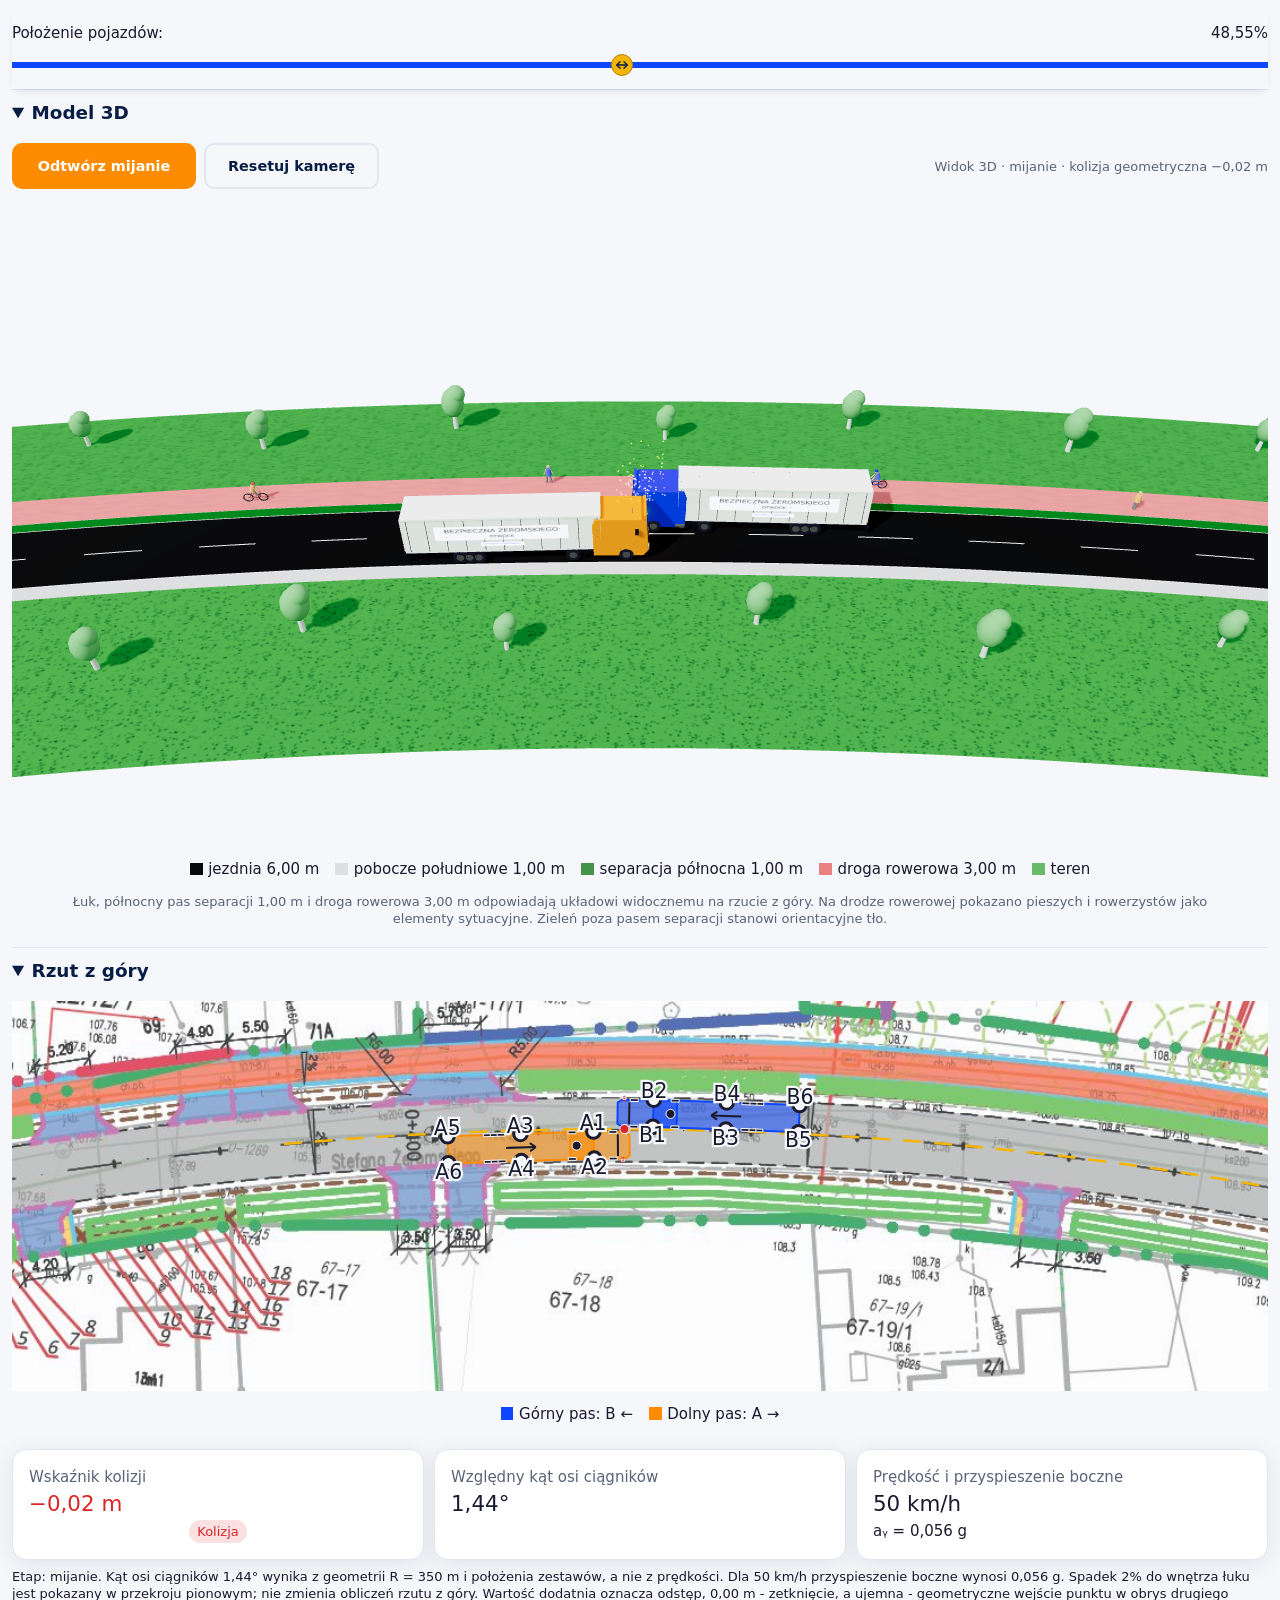
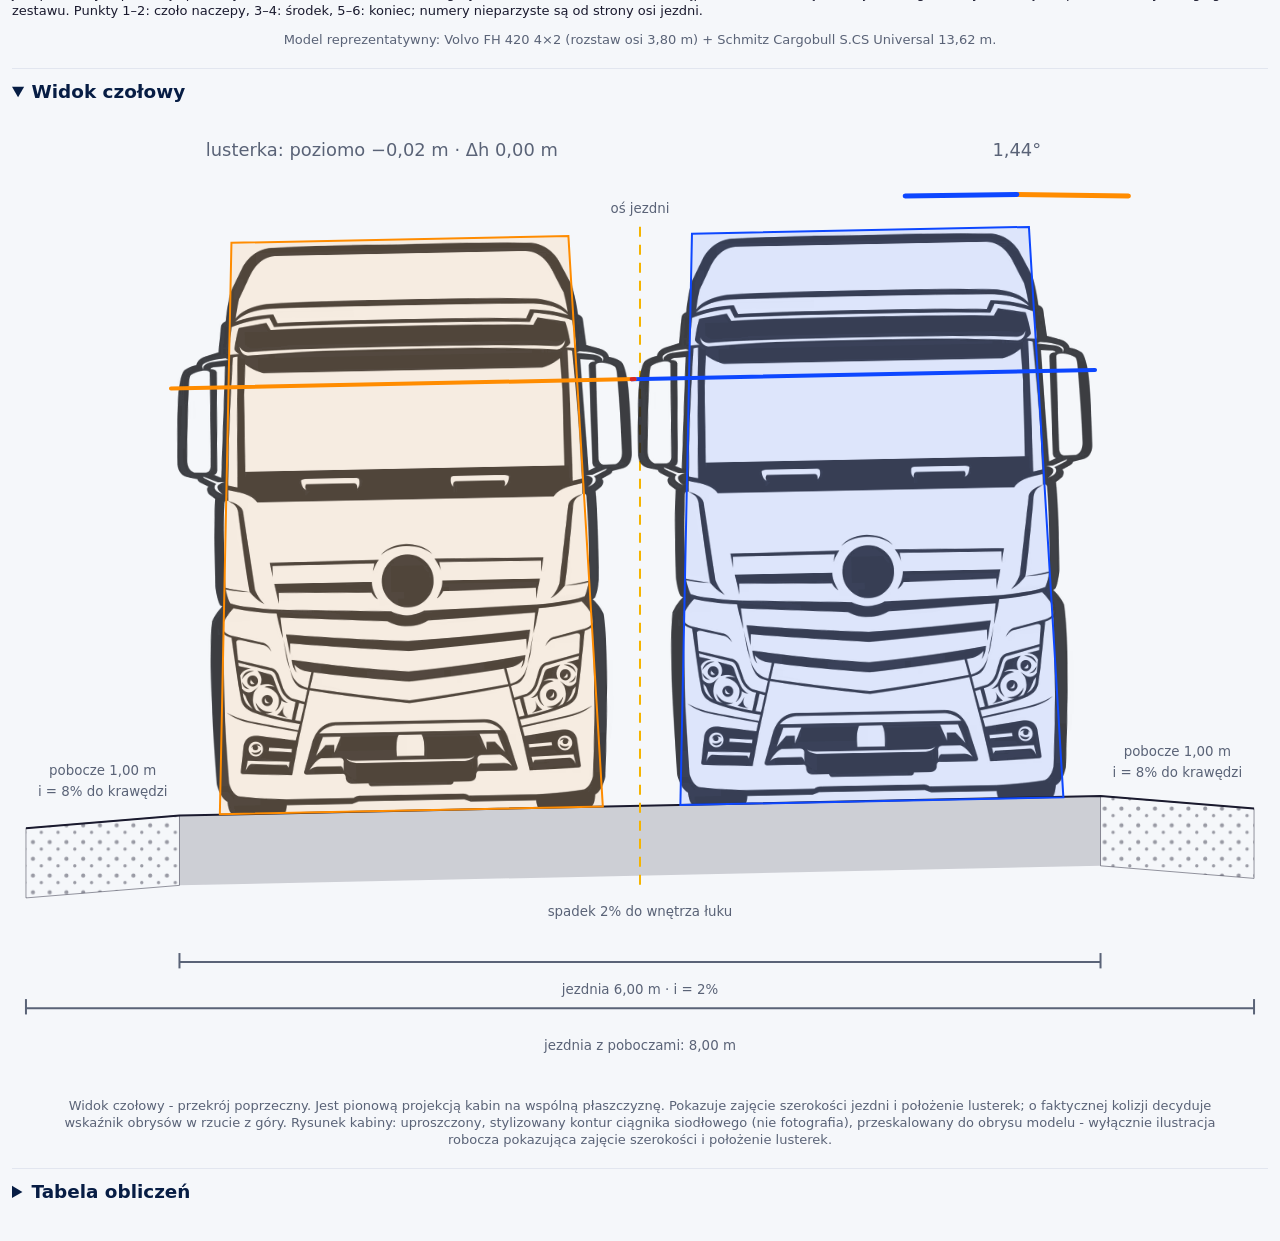
<file: analyses/truck-passing-simulation/index.html>
<!doctype html>
<html lang="pl" data-visualize-standalone>
<head>
<meta charset="utf-8">
<meta name="viewport" content="width=device-width, initial-scale=1">
<meta name="referrer" content="no-referrer">
<meta name="description" content="Interaktywna symulacja 3D pokazująca, jak dwie ciężarówki mijają się na projektowanej 6-metrowej jezdni ul. Żeromskiego w Otwocku.">
<link rel="canonical" href="https://bezpieczna-zeromskiego.pl/analyses/truck-passing-simulation/index.html">
<title>Symulacja mijania ciężarówek - Bezpieczna Żeromskiego</title>
<link rel="icon" href="../../img/logo.png" type="image/png" />
<link rel="apple-touch-icon" href="../../img/logo.png" />
<link rel="stylesheet" href="css/framework.css">
<link rel="stylesheet" href="css/style.css?v=202608161332">
</head>
<body>
<section id="zeromskiego-dynamic-pass">
  <div class="viz-controls slider-controls sticky-controls">
    <label class="form-label" for="pass-position">Położenie pojazdów: <strong id="position-value">48,55%</strong></label>
    <input id="pass-position" class="form-range pass-slider" type="range" min="0" max="100" step="0.05" value="48.55" aria-describedby="pass-status">
  </div>

  <details class="viz-section" open>
    <summary class="viz-section-summary">Model 3D</summary>
    <div class="viz-controls three-controls" aria-label="Sterowanie widokiem 3D">
      <button id="three-play" class="btn btn-primary" type="button" aria-pressed="false">Odtwórz mijanie</button>
      <button id="three-reset" class="btn" type="button">Resetuj kamerę</button>
      <span id="three-phase" class="text-small text-muted three-phase">Ładowanie realistycznego widoku 3D…</span>
    </div>
    <canvas id="real-three-canvas" width="1200" height="620" role="img" aria-label="Realistyczny, interaktywny model 3D mijania dwóch ciągników Volvo FH z naczepami Schmitz na łuku jezdni, z południowym poboczem 1,00 m, północną separacją 1,00 m, drogą rowerową 3,00 m, pieszymi i rowerzystami">Przeglądarka nie obsługuje widoku 3D.</canvas>
    <div class="viz-row road-legend" aria-label="Elementy drogi w widoku 3D">
      <span><span class="legend-swatch road-swatch" aria-hidden="true"></span>jezdnia 6,00 m</span>
      <span><span class="legend-swatch shoulder-swatch" aria-hidden="true"></span>pobocze południowe 1,00 m</span>
      <span><span class="legend-swatch separation-swatch" aria-hidden="true"></span>separacja północna 1,00 m</span>
      <span><span class="legend-swatch cycle-swatch" aria-hidden="true"></span>droga rowerowa 3,00 m</span>
      <span><span class="legend-swatch terrain-swatch" aria-hidden="true"></span>teren</span>
    </div>
    <p class="text-small text-muted three-help">Łuk, północny pas separacji 1,00 m i droga rowerowa 3,00 m odpowiadają układowi widocznemu na rzucie z góry. Na drodze rowerowej pokazano pieszych i rowerzystów jako elementy sytuacyjne. Zieleń poza pasem separacji stanowi orientacyjne tło.</p>
  </details>

  <details class="viz-section" open>
    <summary class="viz-section-summary">Rzut z góry</summary>

    <svg id="pass-svg" viewBox="360 155 1110 345" role="img" aria-labelledby="pass-svg-title pass-svg-desc">
      <title id="pass-svg-title">Dynamiczne mijanie dwóch ciągników siodłowych z naczepami na łuku ulicy Żeromskiego</title>
      <desc id="pass-svg-desc">Ruch prawostronny. Pojazd na górnym pasie jedzie w lewo, a pojazd na dolnym pasie jedzie w prawo. Suwak przesuwa oba zestawy aż całkowicie się miną.</desc>
      <image id="plan-image" x="0" y="0" width="1477" height="786" preserveAspectRatio="none"></image>
      <path id="project-axis" class="project-axis"></path>
      <g id="upper-vehicle" aria-label="Zestaw na górnym pasie, kierunek w lewo"></g>
      <g id="lower-vehicle" aria-label="Zestaw na dolnym pasie, kierunek w prawo"></g>
      <g id="nearest-mark" aria-hidden="true">
        <line id="nearest-line" class="nearest-line"></line>
        <circle id="nearest-a" class="nearest-dot" r="4"></circle>
        <circle id="nearest-b" class="nearest-dot" r="4"></circle>
      </g>
    </svg>

    <div class="viz-row direction-row" aria-label="Kierunki ruchu">
      <span><span class="legend-swatch upper-swatch" aria-hidden="true"></span>Górny pas: B ←</span>
      <span><span class="legend-swatch lower-swatch" aria-hidden="true"></span>Dolny pas: A →</span>
    </div>

    <div class="viz-grid" aria-live="polite">
      <div class="card viz-stat">
        <span class="text-muted">Wskaźnik kolizji</span>
        <span class="viz-stat-value" id="current-gap">0,00 m</span>
        <span class="viz-badge" id="collision-state">Styk</span>
      </div>
      <div class="card viz-stat">
        <span class="text-muted">Względny kąt osi ciągników</span>
        <span class="viz-stat-value" id="relative-angle">0,00°</span>
      </div>
      <div class="card viz-stat">
        <span class="text-muted">Prędkość i przyspieszenie boczne</span>
        <span class="viz-stat-value">50 km/h</span>
        <span id="lateral-acceleration">aᵧ = 0,056 g</span>
      </div>
    </div>

    <p id="pass-status" class="text-small"></p>
    <p class="text-small text-muted">Model reprezentatywny: Volvo FH 420 4×2 (rozstaw osi 3,80 m) + Schmitz Cargobull S.CS Universal 13,62 m.</p>
  </details>

  <details class="viz-section" open>
    <summary class="viz-section-summary">Widok czołowy</summary>

    <svg id="cross-svg" viewBox="0 -20 900 690" role="img" aria-labelledby="cross-title cross-desc">
      <title id="cross-title">Przekrój poprzeczny przez kabiny w aktualnym położeniu</title>
      <desc id="cross-desc">Pionowa projekcja poprzeczna jezdni szerokości sześciu metrów i dwóch poboczy po jednym metrze. Jezdnia ma spadek dwa procent do wnętrza łuku, a pobocza osiem procent na zewnątrz. Na obrysy geometryczne nałożono stylizowany rysunek konturowy kabiny ciężarówki. Rzut z góry pokazuje kąt między osiami ciągników.</desc>
      <defs>
        <pattern id="shoulder-pattern" width="12" height="12" patternUnits="userSpaceOnUse">
          <circle cx="3" cy="4" r="1.5" class="shoulder-grain"></circle>
          <circle cx="9" cy="9" r="1.2" class="shoulder-grain"></circle>
        </pattern>
      </defs>
      <polygon points="120,477 780,463 780,513 120,527" class="road-section"></polygon>
      <polygon points="10,486 120,477 120,527 10,536" class="shoulder-section"></polygon>
      <polygon points="780,463 890,472 890,522 780,513" class="shoulder-section"></polygon>
      <polyline points="10,486 120,477 780,463 890,472" class="cross-road"></polyline>
      <line x1="450" y1="55" x2="450" y2="532" class="cross-axis"></line>
      <line x1="120" y1="582" x2="780" y2="582" class="cross-dimension"></line>
      <line x1="120" y1="575.5" x2="120" y2="586.5" class="cross-dimension"></line>
      <line x1="780" y1="575.5" x2="780" y2="586.5" class="cross-dimension"></line>
      <line x1="10" y1="615" x2="890" y2="615" class="cross-dimension"></line>
      <line x1="10" y1="608.5" x2="10" y2="619.5" class="cross-dimension"></line>
      <line x1="890" y1="608.5" x2="890" y2="619.5" class="cross-dimension"></line>
      <text x="450" y="605" class="cross-label cross-dimension-label">jezdnia 6,00 m · i = 2%</text>
      <text x="65" y="448" class="cross-label-small"><tspan x="65">pobocze 1,00 m</tspan><tspan x="65" dy="15">i = 8% do krawędzi</tspan></text>
      <text x="835" y="434" class="cross-label-small"><tspan x="835">pobocze 1,00 m</tspan><tspan x="835" dy="15">i = 8% do krawędzi</tspan></text>
      <text x="450" y="645" class="cross-label cross-dimension-label">jezdnia z poboczami: 8,00 m</text>
      <text id="axis-label" x="450" y="45" class="cross-label">oś jezdni</text>
      <text id="crossfall-label" x="450" y="549" class="cross-label">spadek 2% do wnętrza łuku</text>
      <g id="cross-upper" aria-label="Przekrój pojazdu B"></g>
      <g id="cross-lower" aria-label="Przekrój pojazdu A"></g>
      <g id="cross-gap" aria-hidden="true"></g>
      <text id="cross-gap-label" x="265" y="4" class="cross-label">projekcja poprzeczna lusterek 0,00 m</text>
      <g id="angle-inset" aria-hidden="true">
        <line id="angle-line-a" x1="720" y1="32" x2="800" y2="32" class="angle-a"></line>
        <line id="angle-line-b" x1="720" y1="32" x2="640" y2="32" class="angle-b"></line>
        <text id="angle-label" x="720" y="4" class="cross-label">0,00°</text>
      </g>
    </svg>
    <p class="text-small text-muted">Widok czołowy - przekrój poprzeczny. Jest pionową projekcją kabin na wspólną płaszczyznę. Pokazuje zajęcie szerokości jezdni i położenie lusterek; o faktycznej kolizji decyduje wskaźnik obrysów w rzucie z góry. Rysunek kabiny: uproszczony, stylizowany kontur ciągnika siodłowego (nie fotografia), przeskalowany do obrysu modelu - wyłącznie ilustracja robocza pokazująca zajęcie szerokości i położenie lusterek.</p>
  </details>

  <details class="viz-details">
    <summary class="viz-section-summary">Tabela obliczeń</summary>
    <div class="table-responsive">
      <table class="table table-sm">
        <thead>
          <tr>
            <th>Pojazd / punkt obrysu</th>
            <th class="text-end">Do osi</th>
            <th class="text-end">Do krawędzi</th>
            <th class="text-end">Odległość punktu do najbliższego obrysu drugiego zestawu</th>
          </tr>
        </thead>
        <tbody id="clearance-body"></tbody>
      </table>
    </div>

    <p class="text-small text-muted">Wymiary modelu: Volvo FH 4×2 - kabina 2,495 m, rozstaw osi 3,80 m, przód–oś przednia 1,555 m, oś przednia–sworzeń naczepy 3,425 m; Schmitz S.CS - szerokość 2,55 m, długość całkowita 13,72 m, sworzeń–środek zespołu osi 7,70 m. Rozstaw zewnętrzny lusterek 3,02 m oszacowano przez kalibrację widoku czołowego do publikowanej szerokości kabiny 2,495 m; niepewność tego parametru wynosi około ±0,05 m. Fotografia jest wyłącznie nakładką wizualną - obliczenia wykonuje model geometryczny. Przednie osie prowadzone środkiem pasów. R = 350,00 m. Jezdnia ma 6,00 m szerokości i spadek 2% do wnętrza łuku, czyli 0,12 m różnicy wysokości między krawędziami. Pobocza po 1,00 m pokazano ze spadkiem 8% na zewnątrz. Spadki nie zmieniają kinematyki w rzucie z góry. Model nie uwzględnia pracy zawieszenia ani dynamicznego przechyłu; dokładność położenia względem podkładu rastrowego około ±0,05–0,10 m.</p>
  </details>

  <p class="sr-only" id="truck-summary"></p>
</section>

<script src="js/app.js"></script>
<script id="zeromskiego-three-bundle" src="js/three-bundle.js"></script>
</body>
</html>
</file>
<file: analyses/truck-passing-simulation/css/framework.css>
:root {
  color-scheme: light;
  background-color: transparent !important;

  /* Bezpieczna Żeromskiego brand tokens - kept in sync with the main site's
     css/style.css so this analysis matches the website UI and can be
     dropped into it later with minimal changes. */
  --background: var(--main-surface-primary, #f5f7fa);
  --foreground: #1a1a2e;
  --card: #ffffff;
  --card-foreground: var(--foreground);
  --popover: #ffffff;
  --popover-foreground: var(--foreground);
  --primary: #0d47ff;
  --primary-foreground: #ffffff;
  --secondary: #ffffff;
  --secondary-foreground: var(--foreground);
  --muted: rgba(26, 26, 46, 0.06);
  --muted-foreground: #5a6377;
  --accent: rgba(13, 71, 255, 0.1);
  --accent-foreground: var(--primary);
  --destructive: #d82626;
  --border: #e2e6ef;
  --input: #e2e6ef;
  --ring: #0d47ff;
  --font-size-base: 15px;
  --red: #d82626;
  --green: #4caf50;
  --navy: #071d44;
  --gold: #f5b400;
  --orange: #ff8c00;

  /* Internal implementation variables; not part of the agent contract. */
  --font-sans: 'Segoe UI', system-ui, -apple-system, sans-serif;
  --font-mono:
    ui-monospace, SFMono-Regular, "SF Mono", Menlo, Consolas, "Liberation Mono",
    monospace;
  --font-size-normal: max(11px, var(--font-size-base));
  --font-size-small: max(11px, calc(var(--font-size-base) - 2px));
  --font-size-h1: calc(var(--font-size-normal) * 1.7142857143);
  --font-size-h2: calc(var(--font-size-normal) * 1.4285714286);
  --font-size-h3: calc(var(--font-size-normal) * 1.2857142857);
  --font-weight-normal: 430;
  --font-weight-medium: 500;
  --line-height-normal: calc(var(--font-size-normal) * 1.5);
  --line-height-small: calc(var(--font-size-small) + 4px);
  --radius: 14px;
  --radius-sm: calc(var(--radius) * 0.6);
  --radius-md: calc(var(--radius) * 0.8);
  --radius-lg: var(--radius);
  --radius-2xl: calc(var(--radius) * 1.6);
  --radius-full: 9999px;
  --shadow-sm: 0 1px 2px -1px rgb(0 0 0 / 8%);
  --checkmark-image: url("data:image/svg+xml,%3Csvg xmlns='http://www.w3.org/2000/svg' viewBox='0 0 17 17'%3E%3Cpath d='M12.8961 3.64101C13.1297 3.41418 13.4984 3.37523 13.7779 3.56581C14.0571 3.75635 14.1554 4.11331 14.0299 4.41347L13.9615 4.53847L7.71151 13.7045C7.59411 13.8767 7.4063 13.9877 7.19881 14.0072C6.99136 14.0267 6.78564 13.9533 6.63826 13.806L2.88826 10.056L2.79842 9.9457C2.6192 9.67407 2.64927 9.30496 2.88826 9.06581C3.12738 8.82669 3.49647 8.79676 3.76815 8.97597L3.8785 9.06581L7.03084 12.2182L12.8053 3.74941L12.8961 3.64101Z'/%3E%3C/svg%3E");

  /* Legacy aliases; not part of the current agent contract. */
  --viz-bg: transparent;
  --viz-panel: var(--card);
  --viz-border: var(--border);
  --viz-text: var(--foreground);
  --viz-muted: var(--muted-foreground);
  --viz-accent: var(--primary);
  --viz-accent-text: var(--primary-foreground);
  --viz-accent-bg: var(--accent);
  --viz-font-size: var(--font-size-base);
  --viz-warning: var(--destructive);
  --color-background-primary: var(--background);
  --color-text-primary: var(--foreground);
  --color-border-secondary: var(--border);
}

:root[data-visualize-standalone] {
  background-color: var(--background) !important;
}

/* Generic mobile code-block hosts provide light/dark mode but no series palette.
   AppBlock hosts set all six variables themselves. Mapped onto the site's
   brand accents (blue/orange/gold/green/red/navy) so vehicle A/B colors line
   up with the site's own CTA and swatch colors. */
:root:not([data-app-block-surface]) {
  --viz-series-1: #0d47ff;
  --viz-series-2: #ff8c00;
  --viz-series-3: #4caf50;
  --viz-series-4: #f5b400;
  --viz-series-5: #d82626;
  --viz-series-6: #071d44;
}

:root[data-theme="light"] {
  color-scheme: light;
}

:root[data-theme="dark"] {
  color-scheme: dark;
}

* {
  box-sizing: border-box;
}

html > body {
  margin: 0;
  padding: 5px;
  color: var(--foreground);
  background: transparent !important;
  font-family: var(--font-sans);
  font-size: var(--font-size-normal);
  font-weight: var(--font-weight-normal);
  line-height: var(--line-height-normal);
}

:root:not([data-app-block-surface]) > body {
  padding: 12px;
}

a {
  color: color-mix(in srgb, var(--viz-accent) 80%, var(--viz-text) 20%);
  cursor: pointer;
  font-weight: var(--font-weight-medium);
  text-decoration: none;
  text-underline-offset: 2px;
}

a:is(:hover, :focus-visible) {
  text-decoration-line: underline;
  text-decoration-style: dashed;
  text-decoration-thickness: 0.5px;
}

h1,
h2,
h3,
h4,
h5,
h6,
p {
  margin-block: 0;
}

h1 {
  font-size: var(--font-size-h1);
  font-weight: var(--font-weight-medium);
  line-height: 1.25;
}

h2 {
  font-size: var(--font-size-h2);
  font-weight: var(--font-weight-medium);
  line-height: 1.25;
}

h3,
h4,
h5,
h6 {
  font-size: var(--font-size-h3);
  font-weight: var(--font-weight-medium);
  line-height: 1.3;
}

b,
strong,
th {
  font-weight: var(--font-weight-medium);
}

code:not(pre code) {
  display: inline;
  padding: 1px 6px;
  border-radius: var(--radius-sm);
  background: var(--muted);
  font-family: var(--font-mono);
  font-size: 0.92em;
  overflow-wrap: anywhere;
  -webkit-box-decoration-break: clone;
  box-decoration-break: clone;
  word-break: break-word;
}

.table-responsive {
  width: 100%;
  overflow-x: auto;
  scrollbar-width: thin;
}

.table {
  width: 100%;
  border-collapse: collapse;
  color: var(--foreground);
  font: inherit;
  text-align: start;
}

.table :is(th, td) {
  padding-block: 10px;
  padding-inline: 0 24px;
  overflow-wrap: anywhere;
  border-bottom: 1px solid var(--border);
  text-align: start;
  vertical-align: top;
}

.table-responsive > .table :is(th, td) {
  overflow-wrap: break-word;
}

.table :is(th, td):last-child {
  padding-inline-end: 0;
}

.table :is(caption, thead th) {
  font-weight: 600;
}

.table thead th {
  padding-block: 8px;
  border-bottom-color: color-mix(in srgb, var(--foreground) 16%, transparent);
}

.table tbody tr:last-child :is(th, td) {
  border-bottom: 0;
}

.table.table-sm :is(th, td) {
  padding-block: 6px;
}

.table.table-sm :is(th, td):not(:last-child) {
  padding-inline-end: 16px;
}

.table :is(.text-end, [align="right"]) {
  text-align: end;
  font-variant-numeric: tabular-nums;
}

.table :is(.text-center, [align="center"]) {
  text-align: center;
}

.table .text-nowrap {
  white-space: nowrap;
}

#widget {
  display: flex;
  flex-direction: column;
  gap: 12px;
  width: 100%;
  padding: 0;
  background: transparent !important;
}

.card {
  min-width: 0;
  padding: 16px;
  overflow: hidden;
  overflow-wrap: break-word;
  border: 1px solid var(--border);
  border-radius: var(--radius-lg);
  color: var(--card-foreground);
  background: var(--card);
  box-shadow: 0 4px 24px rgba(7, 29, 68, 0.09);
}

#widget > :not(.card) {
  width: 100% !important;
  max-width: none !important;
  margin: 0 !important;
  padding: 0 !important;
  border: 0 !important;
  border-radius: 0 !important;
  background: transparent !important;
  box-shadow: none !important;
}

.viz-grid {
  display: grid;
  grid-template-columns: repeat(auto-fit, minmax(max(180px, 24%), 1fr));
  gap: 10px;
}

.viz-stat {
  display: flex;
  flex-direction: column;
  gap: 2px;
}

.viz-stat-value {
  font-size: var(--font-size-h2);
  font-weight: var(--font-weight-medium);
  line-height: 1.25;
}

.viz-row {
  display: flex;
  flex-wrap: wrap;
  align-items: center;
  gap: 10px;
}

.viz-badge {
  padding: 3px 8px;
  border-radius: var(--radius-full);
  color: var(--accent-foreground);
  background: var(--accent);
  font-weight: var(--font-weight-medium);
}

small,
.text-small,
.viz-badge {
  font-size: var(--font-size-small);
  line-height: var(--line-height-small);
}

.text-muted {
  color: var(--muted-foreground);
}

.sr-only {
  position: absolute;
  width: 1px;
  height: 1px;
  padding: 0;
  overflow: hidden;
  clip: rect(0, 0, 0, 0);
  white-space: nowrap;
  border: 0;
}

.viz-controls {
  display: flex;
  flex-wrap: wrap;
  align-items: center;
  gap: 8px;
}

.viz-controls > .form-label {
  display: grid;
  min-width: min(100%, 260px);
  flex: 1 1 280px;
  grid-template-columns: minmax(0, 1fr) auto;
  align-items: baseline;
  gap: 2px 12px;
  margin-bottom: 0;
}

.viz-controls > .form-label > :is(.form-control, .form-range, .form-select) {
  grid-column: 1 / -1;
}

.btn,
.form-check-input,
.form-control,
.form-range,
.form-select {
  font: inherit;
}

.btn {
  appearance: button;
  display: inline-flex;
  inline-size: fit-content;
  max-inline-size: 100%;
  min-height: 28px;
  align-items: center;
  justify-content: center;
  gap: 4px;
  margin: 0;
  padding: 0 8px;
  -webkit-app-region: no-drag;
  border: 1px solid var(--input);
  border-radius: var(--radius-lg);
  color: var(--secondary-foreground);
  background: var(--secondary);
  cursor: var(--cursor-interaction, pointer);
  text-align: center;
  text-decoration: none;
  white-space: nowrap;
  user-select: none;
  -webkit-font-smoothing: antialiased;
}

.btn:is(.btn-block, .viz-tile) {
  inline-size: 100%;
}

.btn.viz-tile {
  min-width: 0;
  overflow-wrap: anywhere;
  white-space: normal;
}

a.btn {
  cursor: pointer;
  text-decoration: none;
}

.btn:not(:disabled):hover {
  background: color-mix(in srgb, var(--foreground) 6%, var(--secondary));
}

.btn-primary {
  border-color: transparent;
  color: var(--interactive-label-primary-default, var(--primary-foreground));
  background: var(--interactive-bg-primary-default, var(--foreground));
  background-clip: padding-box;
}

.btn-primary .text-muted {
  color: color-mix(
    in srgb,
    var(--interactive-label-primary-default, var(--primary-foreground)) 50%,
    transparent
  );
}

.btn-primary:not(:disabled):hover {
  background: color-mix(in srgb, var(--foreground) 80%, transparent);
  background-clip: padding-box;
}

.btn-ghost {
  border-color: transparent;
  color: var(--muted-foreground);
  background: transparent;
}

.btn-ghost:not(:disabled):hover {
  color: var(--foreground);
  background: color-mix(in srgb, var(--foreground) 6%, var(--secondary));
}

.btn:disabled {
  cursor: not-allowed;
  opacity: 0.4;
}

.form-label {
  display: block;
  margin-bottom: 6px;
  color: var(--foreground);
}

.form-control {
  display: block;
  width: 100%;
  min-height: 28px;
  padding: 0 8px;
  outline: none;
  border: 1px solid var(--input);
  border-radius: var(--radius-lg);
  color: var(--foreground);
  background: var(--secondary);
}

.form-control::placeholder {
  color: var(--muted-foreground);
}

.form-control[type="file"] {
  padding: 0;
  overflow: hidden;
  cursor: var(--cursor-interaction, pointer);
}

.form-control[type="file"]::file-selector-button {
  min-height: 26px;
  margin-right: 8px;
  padding: 0 8px;
  border: 0;
  border-right: 1px solid var(--input);
  color: var(--secondary-foreground);
  background: var(--secondary);
  cursor: inherit;
  font: inherit;
}

.form-control[type="file"]:not(:disabled):hover::file-selector-button {
  background: color-mix(in srgb, var(--foreground) 6%, var(--secondary));
}

.form-control-color[type="color"] {
  width: 40px;
  height: 28px;
  padding: 3px;
  cursor: var(--cursor-interaction, pointer);
}

.form-control-color[type="color"]::-webkit-color-swatch-wrapper {
  padding: 0;
}

.form-control-color[type="color"]::-webkit-color-swatch {
  border: 0;
  border-radius: calc(var(--radius-lg) - 4px);
}

textarea.form-control {
  height: auto;
  min-height: 72px;
  padding: 8px 10px;
  resize: vertical;
}

.form-control:focus-visible {
  border-color: var(--ring);
  box-shadow: inset 0 0 0 1px var(--ring);
}

.form-control:disabled,
.form-select:disabled {
  cursor: not-allowed;
  opacity: 0.4;
}

.form-select {
  appearance: none;
  display: block;
  width: 100%;
  min-height: 28px;
  margin: 0;
  padding: 0 32px 0 8px;
  outline: none;
  border: 1px solid var(--input);
  border-radius: var(--radius-lg);
  color: var(--foreground);
  background-color: var(--secondary);
  background-image:
    linear-gradient(45deg, transparent 50%, var(--muted-foreground) 50%),
    linear-gradient(135deg, var(--muted-foreground) 50%, transparent 50%);
  background-position:
    calc(100% - 14px) 50%,
    calc(100% - 10px) 50%;
  background-repeat: no-repeat;
  background-size: 4px 4px;
  cursor: var(--cursor-interaction, default);
}

.form-select:not(:disabled):hover {
  background-color: color-mix(in srgb, var(--foreground) 6%, var(--secondary));
}

.form-select:focus-visible {
  border-color: var(--ring);
  box-shadow: inset 0 0 0 1px var(--ring);
}

.form-check {
  display: flex;
  min-height: 20px;
  align-items: center;
  gap: 6px;
}

.form-check-input {
  appearance: none;
  width: 14px;
  height: 14px;
  flex: 0 0 auto;
  margin: 0;
  border: 1px solid var(--input);
  color: var(--primary-foreground);
  background-color: transparent;
  cursor: var(--cursor-interaction, default);
  transition:
    background-color 150ms,
    border-color 150ms,
    box-shadow 150ms;
}

.form-check:not(.form-switch) .form-check-input[type="checkbox"] {
  border-color: var(--input);
  border-radius: var(--radius-sm);
  background-color: var(--secondary);
  box-shadow: var(--shadow-sm);
}

.form-check:not(.form-switch)
  .form-check-input:not(:disabled):not(:checked):hover {
  background-color: var(--card);
}

.form-check:not(.form-switch) .form-check-input[type="checkbox"]:checked {
  border-color: var(--primary);
  background-color: var(--primary);
}

.form-check:not(.form-switch)
  .form-check-input[type="checkbox"]:checked::before {
  display: block;
  width: 100%;
  height: 100%;
  background: var(--primary-foreground);
  content: "";
  mask: var(--checkmark-image) center / 12px 12px no-repeat;
}

.form-check-input[type="radio"] {
  width: 14px;
  height: 14px;
  border-radius: var(--radius-full);
}

.form-check-input[type="radio"]:checked {
  border: 2px solid var(--primary);
  background:
    radial-gradient(circle, var(--primary-foreground) 0 2.5px, transparent 3px),
    var(--primary);
}

.form-check:not(.form-switch) .form-check-input:focus-visible {
  outline: 2px solid var(--ring);
  outline-offset: 2px;
}

.form-check:not(.form-switch) .form-check-input:disabled {
  cursor: not-allowed;
  pointer-events: none;
}

.form-check:not(.form-switch) .form-check-input:disabled + .form-check-label {
  cursor: not-allowed;
}

.form-switch .form-check-input:disabled,
.form-switch .form-check-input:disabled + .form-check-label {
  cursor: not-allowed;
  opacity: 0.6;
}

.form-check-label {
  color: var(--foreground);
  cursor: var(--cursor-interaction, default);
}

.form-switch .form-check-input {
  position: relative;
  width: 32px;
  height: 20px;
  border: 0;
  border-radius: var(--radius-full);
  background: var(--muted);
  box-shadow: none;
  transition: background-color 200ms cubic-bezier(0, 0, 0.2, 1);
}

.form-switch .form-check-input::before {
  position: absolute;
  top: 50%;
  left: 0;
  width: 16px;
  height: 16px;
  box-sizing: border-box;
  border: 1px solid light-dark(var(--primary-foreground), var(--foreground));
  border-radius: var(--radius-full);
  background: light-dark(var(--primary-foreground), var(--foreground));
  box-shadow: var(--shadow-sm);
  content: "";
  transform: translate(2px, -50%);
  transition: transform 200ms cubic-bezier(0, 0, 0.2, 1);
}

.form-switch .form-check-input:checked {
  background: var(--primary);
}

.form-switch .form-check-input:checked::before {
  transform: translate(14px, -50%);
}

.form-switch .form-check-input:focus-visible {
  box-shadow: 0 0 0 2px var(--ring);
}

.form-range {
  appearance: none;
  display: block;
  width: 100%;
  height: 28px;
  flex: 1;
  margin: 0;
  padding: 0;
  outline: none;
  border: 0;
  accent-color: var(--primary);
  background: linear-gradient(
      color-mix(in srgb, var(--foreground) 7%, transparent),
      color-mix(in srgb, var(--foreground) 7%, transparent)
    )
    center / 100% 2px no-repeat;
}

.form-range::-webkit-slider-runnable-track {
  height: 28px;
  background: transparent;
}

.form-range::-webkit-slider-thumb {
  appearance: none;
  width: 20px;
  height: 20px;
  margin-top: 4px;
  border: 1px solid var(--border);
  border-radius: var(--radius-full);
  background: light-dark(var(--primary-foreground), var(--foreground));
}

.form-range:focus-visible::-webkit-slider-thumb {
  border-color: var(--ring);
  box-shadow: inset 0 0 0 1px var(--ring);
}

.form-range::-moz-range-track {
  height: 28px;
  background: transparent;
}

.form-range::-moz-range-thumb {
  width: 20px;
  height: 20px;
  border: 1px solid var(--border);
  border-radius: var(--radius-full);
  background: light-dark(var(--primary-foreground), var(--foreground));
}

.form-range:focus-visible::-moz-range-thumb {
  border-color: var(--ring);
  box-shadow: inset 0 0 0 1px var(--ring);
}

.form-range:disabled {
  cursor: not-allowed;
  opacity: 0.4;
}

.btn:not(.btn-primary, .viz-tile):is(
    [aria-pressed="true"],
    [aria-selected="true"],
    .is-selected
  ) {
  border-color: var(--primary);
  color: var(--primary-foreground);
  background: var(--primary);
}

.btn.viz-tile:is([aria-pressed="true"], [aria-selected="true"], .is-selected) {
  border-color: var(--primary);
  box-shadow: inset 0 0 0 1px var(--primary);
}

.btn:focus-visible {
  outline: 2px solid var(--ring);
  outline-offset: 2px;
}

svg {
  display: block;
  max-width: 100%;
  height: auto;
}

#widget > svg {
  width: 100%;
}

.text-warning,
.text-destructive {
  color: var(--destructive);
}
</file>
<file: analyses/truck-passing-simulation/css/style.css>
#zeromskiego-dynamic-pass {
    color: var(--foreground);
  }
  #zeromskiego-dynamic-pass .sticky-controls {
    position: sticky;
    top: 0;
    z-index: 5;
    background: var(--background);
    padding: 0.6rem 0;
    margin: 0 -0.1px;
    box-shadow: 0 4px 10px -6px rgba(7, 29, 68, 0.25);
  }
  #zeromskiego-dynamic-pass .viz-section,
  #zeromskiego-dynamic-pass .viz-details {
    padding-top: 0.4rem;
    margin-bottom: 20px;
    border-top: 1px solid var(--border);
  }
  #zeromskiego-dynamic-pass .viz-details > summary,
  #zeromskiego-dynamic-pass .viz-section-summary {
    cursor: pointer;
    font-size: 1.15rem;
    font-weight: 800;
    color: var(--navy);
    padding: 6px 0;
  }
  #zeromskiego-dynamic-pass .viz-details > summary:hover,
  #zeromskiego-dynamic-pass .viz-section-summary:hover {
    color: var(--primary);
  }
  #zeromskiego-dynamic-pass .viz-details[open] > summary,
  #zeromskiego-dynamic-pass details.viz-section[open] > .viz-section-summary {
    margin-bottom: 0.75rem;
  }
  #zeromskiego-dynamic-pass .viz-details > :not(summary) + *,
  #zeromskiego-dynamic-pass details.viz-section > :not(summary) + * {
    margin-top: 0.75rem;
  }
  #zeromskiego-dynamic-pass .viz-details > p.text-small.text-muted,
  #zeromskiego-dynamic-pass details.viz-section > p.text-small.text-muted {
    text-align: center;
    margin-left: 50px;
    margin-right: 50px;
  }
  #zeromskiego-dynamic-pass .form-label {
    flex: 1 1 22rem;
  }
  #zeromskiego-dynamic-pass .slider-controls {
    display: block;
  }
  #zeromskiego-dynamic-pass .pass-slider {
    display: block;
    width: 100%;
    margin-top: 0.45rem;
    accent-color: var(--viz-series-1);
  }
  #zeromskiego-dynamic-pass .pass-slider::-webkit-slider-runnable-track {
    background: linear-gradient(var(--viz-series-1), var(--viz-series-1)) center / 100% 6px no-repeat;
  }
  #zeromskiego-dynamic-pass .pass-slider::-webkit-slider-thumb {
    width: 22px;
    height: 22px;
    margin-top: 3px;
    border: 1px solid color-mix(in srgb, var(--gold) 70%, var(--foreground));
    border-radius: var(--radius-full);
    background-color: var(--gold);
    background-image: url("data:image/svg+xml,%3Csvg xmlns='http://www.w3.org/2000/svg' viewBox='0 0 24 24'%3E%3Cline x1='5' y1='12' x2='19' y2='12' stroke='%23071d44' stroke-width='2' stroke-linecap='round'/%3E%3Cpolyline points='9,7 4,12 9,17' fill='none' stroke='%23071d44' stroke-width='2' stroke-linecap='round' stroke-linejoin='round'/%3E%3Cpolyline points='15,7 20,12 15,17' fill='none' stroke='%23071d44' stroke-width='2' stroke-linecap='round' stroke-linejoin='round'/%3E%3C/svg%3E");
    background-repeat: no-repeat;
    background-position: center;
    background-size: 16px;
    cursor: ew-resize;
  }
  #zeromskiego-dynamic-pass .pass-slider::-moz-range-track {
    background: linear-gradient(var(--viz-series-1), var(--viz-series-1)) center / 100% 6px no-repeat;
  }
  #zeromskiego-dynamic-pass .pass-slider::-moz-range-thumb {
    width: 22px;
    height: 22px;
    border: 1px solid color-mix(in srgb, var(--gold) 70%, var(--foreground));
    border-radius: var(--radius-full);
    background-color: var(--gold);
    background-image: url("data:image/svg+xml,%3Csvg xmlns='http://www.w3.org/2000/svg' viewBox='0 0 24 24'%3E%3Cline x1='5' y1='12' x2='19' y2='12' stroke='%23071d44' stroke-width='2' stroke-linecap='round'/%3E%3Cpolyline points='9,7 4,12 9,17' fill='none' stroke='%23071d44' stroke-width='2' stroke-linecap='round' stroke-linejoin='round'/%3E%3Cpolyline points='15,7 20,12 15,17' fill='none' stroke='%23071d44' stroke-width='2' stroke-linecap='round' stroke-linejoin='round'/%3E%3C/svg%3E");
    background-repeat: no-repeat;
    background-position: center;
    background-size: contain;
    cursor: ew-resize;
  }
  #zeromskiego-dynamic-pass #pass-svg,
  #zeromskiego-dynamic-pass #cross-svg,
  #zeromskiego-dynamic-pass #real-three-canvas {
    display: block;
    width: 100%;
    height: auto;
  }
  #zeromskiego-dynamic-pass #cross-svg {
    margin-top: 0.75rem;
  }
  #zeromskiego-dynamic-pass .three-controls {
    margin-top: 0.4rem;
    align-items: center;
  }
  #zeromskiego-dynamic-pass .three-controls .btn {
    display: inline-flex;
    align-items: center;
    gap: 8px;
    padding: 10px 22px;
    border-radius: 10px;
    font-size: 0.9rem;
    font-weight: 700;
    border: 2px solid transparent;
    transition: transform 0.15s, box-shadow 0.15s, opacity 0.15s;
  }
  #zeromskiego-dynamic-pass .three-controls .btn:hover {
    transform: translateY(-2px);
    box-shadow: 0 6px 16px rgba(7, 29, 68, 0.18);
  }
  #zeromskiego-dynamic-pass .three-controls .btn:active {
    transform: translateY(0);
  }
  #zeromskiego-dynamic-pass .three-controls .btn-primary {
    background: var(--orange);
    color: var(--card);
    border-color: var(--orange);
    min-width: 11.5rem;
    justify-content: center;
  }
  #zeromskiego-dynamic-pass .three-controls .btn-primary:hover {
    background: color-mix(in srgb, var(--orange) 85%, black);
    border-color: color-mix(in srgb, var(--orange) 85%, black);
  }
  #zeromskiego-dynamic-pass .three-controls .btn:not(.btn-primary) {
    background: transparent;
    color: var(--navy);
    border-color: var(--border);
  }
  #zeromskiego-dynamic-pass .three-controls .btn:not(.btn-primary):hover {
    background: color-mix(in srgb, var(--navy) 6%, transparent);
    border-color: var(--navy);
  }
  #zeromskiego-dynamic-pass .three-phase {
    margin-left: auto;
    text-align: right;
  }
  #zeromskiego-dynamic-pass #real-three-canvas {
    aspect-ratio: 60 / 31;
    margin-top: 0.5rem;
    background: var(--background);
    touch-action: none;
    cursor: grab;
  }
  #zeromskiego-dynamic-pass #real-three-canvas:active {
    cursor: grabbing;
  }
  #zeromskiego-dynamic-pass .three-help {
    margin-top: 0.35rem;
    text-align: center;
  }
  #zeromskiego-dynamic-pass .road-legend {
    justify-content: center;
    gap: 1rem;
    margin-top: 0.45rem;
  }
  #zeromskiego-dynamic-pass .road-swatch {
    background: rgb(9, 10, 11);
  }
  #zeromskiego-dynamic-pass .shoulder-swatch {
    background: rgb(222, 223, 224);
  }
  #zeromskiego-dynamic-pass .separation-swatch {
    background: color-mix(in srgb, var(--green) 82%, var(--foreground));
  }
  #zeromskiego-dynamic-pass .cycle-swatch {
    background: color-mix(in srgb, var(--red) 58%, var(--secondary));
  }
  #zeromskiego-dynamic-pass .terrain-swatch {
    background: color-mix(in srgb, var(--green) 84%, var(--background));
  }
  #zeromskiego-dynamic-pass #plan-image {
    opacity: 0.76;
  }
  #zeromskiego-dynamic-pass .project-axis {
    fill: none;
    stroke: var(--viz-series-4);
    stroke-width: 2.5;
    stroke-dasharray: 18 13;
    vector-effect: non-scaling-stroke;
  }
  #zeromskiego-dynamic-pass .vehicle-part {
    stroke-width: 2;
    vector-effect: non-scaling-stroke;
  }
  #zeromskiego-dynamic-pass .upper-part {
    fill: color-mix(in srgb, var(--viz-series-1) 54%, transparent);
    stroke: var(--viz-series-1);
  }
  #zeromskiego-dynamic-pass .lower-part {
    fill: color-mix(in srgb, var(--viz-series-2) 54%, transparent);
    stroke: var(--viz-series-2);
  }
  #zeromskiego-dynamic-pass .cab-detail,
  #zeromskiego-dynamic-pass .direction-mark {
    fill: none;
    stroke: var(--foreground);
    stroke-width: 2;
    vector-effect: non-scaling-stroke;
  }
  #zeromskiego-dynamic-pass .wheel {
    fill: var(--foreground);
    stroke: var(--background);
    stroke-width: 1;
    vector-effect: non-scaling-stroke;
  }
  #zeromskiego-dynamic-pass .mirror-arm {
    stroke: var(--red);
    stroke-width: 3;
    stroke-linecap: round;
    vector-effect: non-scaling-stroke;
  }
  #zeromskiego-dynamic-pass .mirror-body {
    fill: var(--red);
    stroke: var(--background);
    stroke-width: 1;
    vector-effect: non-scaling-stroke;
  }
  #zeromskiego-dynamic-pass .hitch {
    fill: var(--foreground);
    stroke: var(--background);
    stroke-width: 1;
    vector-effect: non-scaling-stroke;
  }
  #zeromskiego-dynamic-pass .measurement-point {
    fill: var(--background);
    stroke: var(--foreground);
    stroke-width: 3;
    vector-effect: non-scaling-stroke;
  }
  #zeromskiego-dynamic-pass .measurement-label {
    fill: var(--foreground);
    stroke: var(--background);
    stroke-width: 4;
    paint-order: stroke;
    font-size: 18px;
    font-weight: 500;
    text-anchor: middle;
    dominant-baseline: central;
  }
  #zeromskiego-dynamic-pass .nearest-line {
    stroke: var(--red);
    stroke-width: 2;
    stroke-dasharray: 5 4;
    vector-effect: non-scaling-stroke;
  }
  #zeromskiego-dynamic-pass .nearest-dot {
    fill: var(--red);
    stroke: var(--background);
    stroke-width: 1;
    vector-effect: non-scaling-stroke;
  }
  #zeromskiego-dynamic-pass .direction-row {
    justify-content: center;
    gap: 1rem;
    margin-top: 0.5rem;
  }
  #zeromskiego-dynamic-pass .legend-swatch {
    display: inline-block;
    width: 0.8rem;
    height: 0.8rem;
    margin-right: 0.35rem;
    vertical-align: -0.08rem;
  }
  #zeromskiego-dynamic-pass .upper-swatch {
    background: var(--viz-series-1);
  }
  #zeromskiego-dynamic-pass .lower-swatch {
    background: var(--viz-series-2);
  }
  #zeromskiego-dynamic-pass .viz-stat {
    margin-top: 0.75rem;
  }
  #zeromskiego-dynamic-pass .viz-badge {
    margin: 0 auto;
    background: color-mix(in srgb, currentColor 14%, transparent);
  }
  #zeromskiego-dynamic-pass #pass-status {
    margin-top: 0.5rem;
  }
  #zeromskiego-dynamic-pass .cross-road,
  #zeromskiego-dynamic-pass .cross-dimension,
  #zeromskiego-dynamic-pass .cross-axis {
    fill: none;
    stroke: var(--foreground);
    stroke-width: 2;
    vector-effect: non-scaling-stroke;
  }
  #zeromskiego-dynamic-pass .road-section {
    fill: color-mix(in srgb, var(--foreground) 18%, transparent);
    stroke: none;
  }
  #zeromskiego-dynamic-pass .shoulder-section {
    fill: url(#shoulder-pattern);
    stroke: color-mix(in srgb, var(--foreground) 45%, transparent);
    stroke-width: 1;
    vector-effect: non-scaling-stroke;
  }
  #zeromskiego-dynamic-pass .shoulder-grain {
    fill: color-mix(in srgb, var(--foreground) 42%, transparent);
  }
  #zeromskiego-dynamic-pass .cross-axis {
    stroke: var(--viz-series-4);
    stroke-dasharray: 10 8;
  }
  #zeromskiego-dynamic-pass .cross-dimension {
    stroke: var(--muted-foreground);
  }
  #zeromskiego-dynamic-pass .cross-label {
    fill: var(--muted-foreground);
    font-size: 0.8rem;
    font-weight: 500;
    text-anchor: middle;
  }
  #zeromskiego-dynamic-pass .cross-label-small {
    fill: var(--muted-foreground);
    font-size: 0.6rem;
    font-weight: 500;
    text-anchor: middle;
  }
  #zeromskiego-dynamic-pass #axis-label,
  #zeromskiego-dynamic-pass #crossfall-label,
  #zeromskiego-dynamic-pass .cross-dimension-label {
    font-size: 0.6rem;
  }
  #zeromskiego-dynamic-pass .cross-cab-a,
  #zeromskiego-dynamic-pass .cross-cab-b {
    stroke-width: 2;
    vector-effect: non-scaling-stroke;
  }
  #zeromskiego-dynamic-pass .cross-cab-a {
    fill: color-mix(in srgb, var(--viz-series-2) 10%, transparent);
    stroke: var(--viz-series-2);
  }
  #zeromskiego-dynamic-pass .cross-cab-b {
    fill: color-mix(in srgb, var(--viz-series-1) 10%, transparent);
    stroke: var(--viz-series-1);
  }
  #zeromskiego-dynamic-pass .cross-photo {
    opacity: 0.85;
  }
  #zeromskiego-dynamic-pass .cross-mirror-a,
  #zeromskiego-dynamic-pass .cross-mirror-b,
  #zeromskiego-dynamic-pass .cross-gap-line {
    fill: none;
    stroke-width: 4;
    stroke-linecap: round;
    vector-effect: non-scaling-stroke;
  }
  #zeromskiego-dynamic-pass .cross-mirror-a { stroke: var(--viz-series-2); }
  #zeromskiego-dynamic-pass .cross-mirror-b { stroke: var(--viz-series-1); }
  #zeromskiego-dynamic-pass .cross-gap-line { stroke: var(--red); }
  #zeromskiego-dynamic-pass .angle-a,
  #zeromskiego-dynamic-pass .angle-b {
    stroke-width: 5;
    stroke-linecap: round;
    vector-effect: non-scaling-stroke;
  }
  #zeromskiego-dynamic-pass .angle-a { stroke: var(--viz-series-2); }
  #zeromskiego-dynamic-pass .angle-b { stroke: var(--viz-series-1); }
</file>
